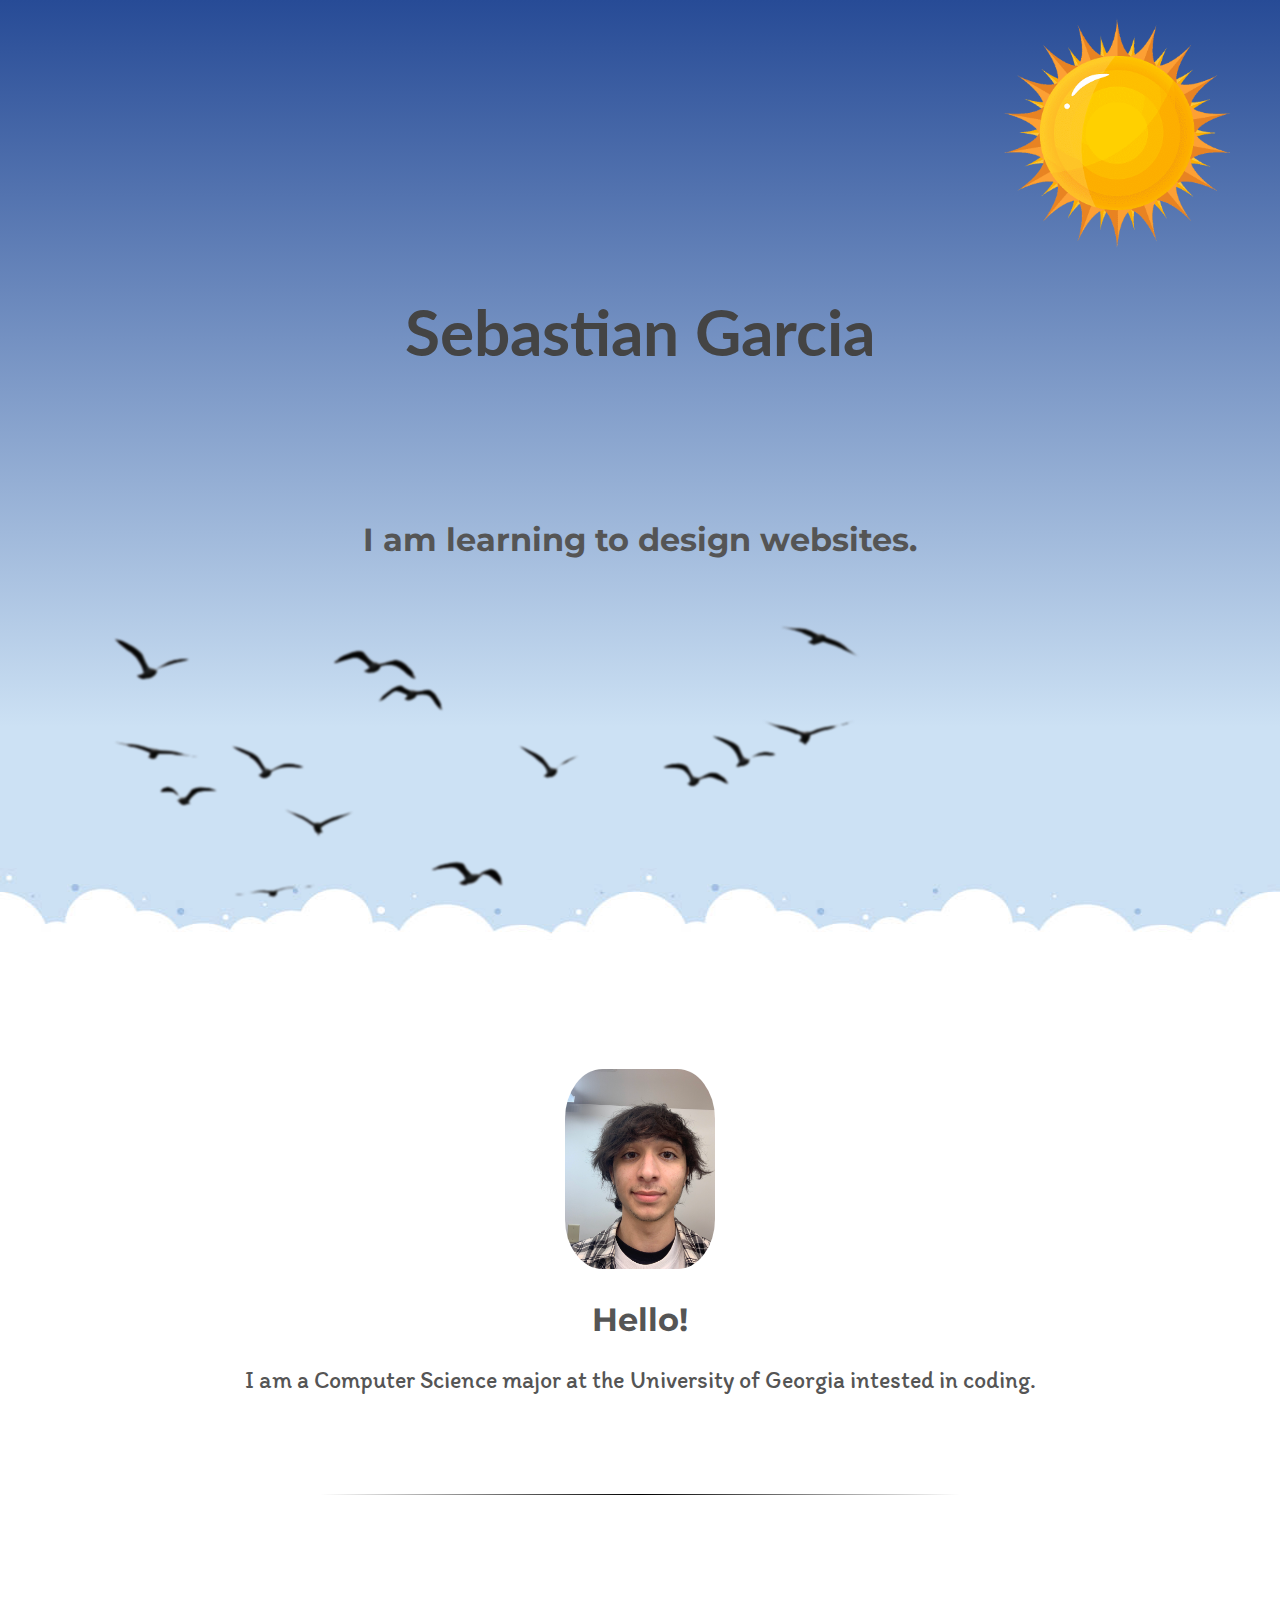
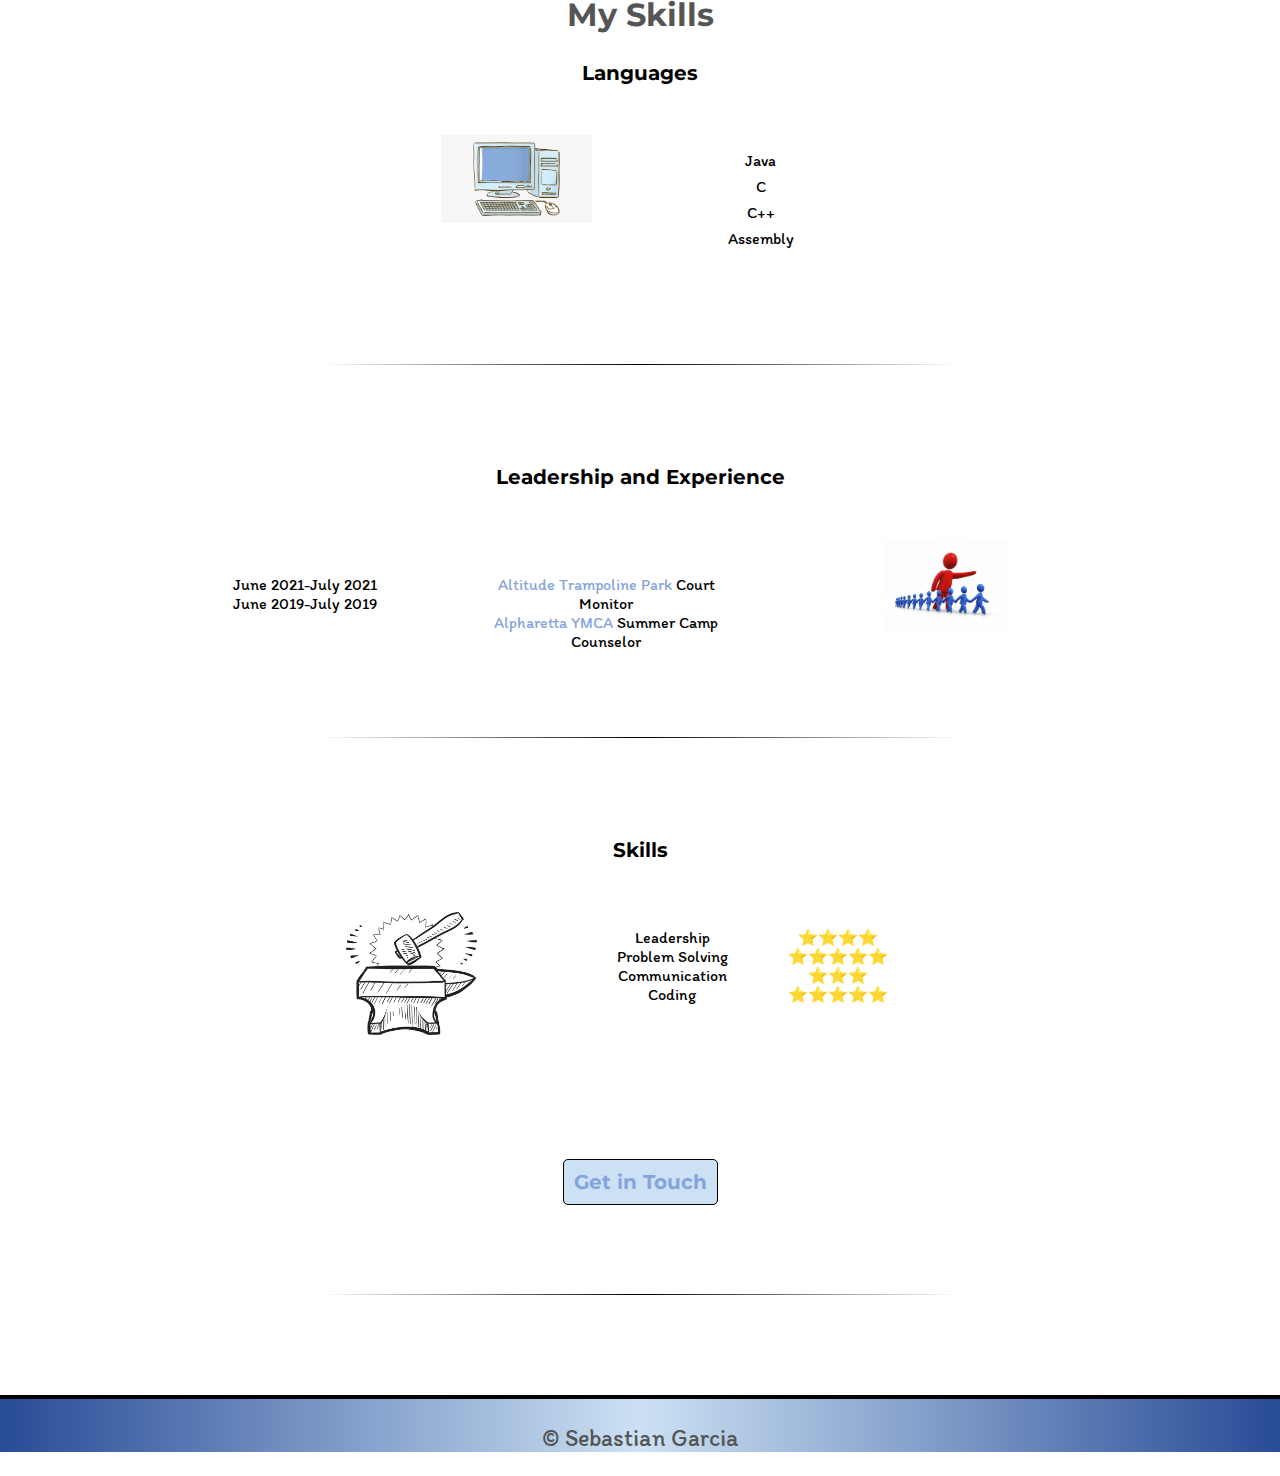
<file: index.html>
<!DOCTYPE html>
<html lang="en">
<head>
    <meta charset="utf-8">
    <link rel="icon" href="/favicon.ico">
    <title>Sebastian Garcia</title>
    <meta name="description" content="The homepage for Sebastian Garcia">
    <link rel="stylesheet" href="css/styles.css">
    <link rel="preconnect" href="https://fonts.googleapis.com">
    <link rel="preconnect" href="https://fonts.gstatic.com" crossorigin>
    <link href="https://fonts.googleapis.com/css2?family=Itim&family=Lato:wght@300&family=Montserrat:wght@100&display=swap" rel="stylesheet">
</head>

<body>
    <div class="top">
        <h1>Sebastian Garcia</h1>
        <h2>I am learning to design websites.</h2>
        <img src="images/clouds.jpg" alt="clouds" class="clouds1">
        <img src="images/clouds.jpg" alt="clouds" class="clouds2">
        <!--<img src="images/sun (1).png" alt="sun" class="sunimage">-->
        <img src="images/birds.png" alt="birds" class="birds">
        <img src="images/sun.png" alt="sun" class="sun">
        
    </div>

    <div class="middle">
        <img src="images/Headshot.jpg" alt="Sebastian Headshot" width="150px" class="headshot">
        <h2>Hello!</h2>
        <p>I am a Computer Science major at the University of Georgia intested in coding.</p>
        <hr>
        <h2>My Skills</h2>
        <h3>Languages</h3>
        <div class="language row">
            <div class="column left">
                <img src="images/computer.png" alt="computer" class="computer">
            </div>
            <div class="column right">
                <ul>
                    <li>Java</li>
                    <li>C</li>
                    <li>C++</li>
                    <li>Assembly</li>
                </ul>
            </div>
        </div>
        <hr>
        <h3>Leadership and Experience</h3>
        <div class="row leadership">
            <div class="column left2 dl">
                <dl>
                    <div class="column left">
                        <dt>June 2021-July 2021</dt>
                        <dt>June 2019-July 2019</dt>
                    </div>
                    <div class="column right">
                        <dd><a href="https://www.altitudetrampolinepark.com/locations/east-cobb">Altitude Trampoline Park</a> Court Monitor</dd>
                        <dd><a href="https://ymcaatlanta.org/locations/ed-isaksonalpharetta-family-ymca">Alpharetta YMCA</a> Summer Camp Counselor</dd>
                    </div>
                    
                </dl>
            </div>
            <div class="column right2">
                <img src="images/Leadership Moment.jpg" alt="leader" class="leader">
            </div>
        </div>
        <hr>
        <h3>Skills</h3>
        <div class="row2">
            <div class="left">
                <img src="images/hammer.jpg" alt="Hammer" class="hammer">
            </div>
            <div class="column2">
                <dl>
                    <div class="column left">
                        <dt>Leadership</dt>
                        <dt>Problem Solving</dt>
                        <dt>Communication</dt>
                        <dt>Coding</dt>
                    </div>
                    <div class="column right">
                        <dd>⭐⭐⭐⭐</dd>
                        <dd>⭐⭐⭐⭐⭐</dd>
                        <dd>⭐⭐⭐</dd>
                        <dd>⭐⭐⭐⭐⭐</dd>
                    </div>
                </dl>
            </div>
        </div>
        <h3><a href="content.html" class="button">Get in Touch</a></h3>
        <hr>
    </div>

    <div class="bottom">
        <p> &#169; Sebastian Garcia</p>
    </div>
</body>
</html>
</file>
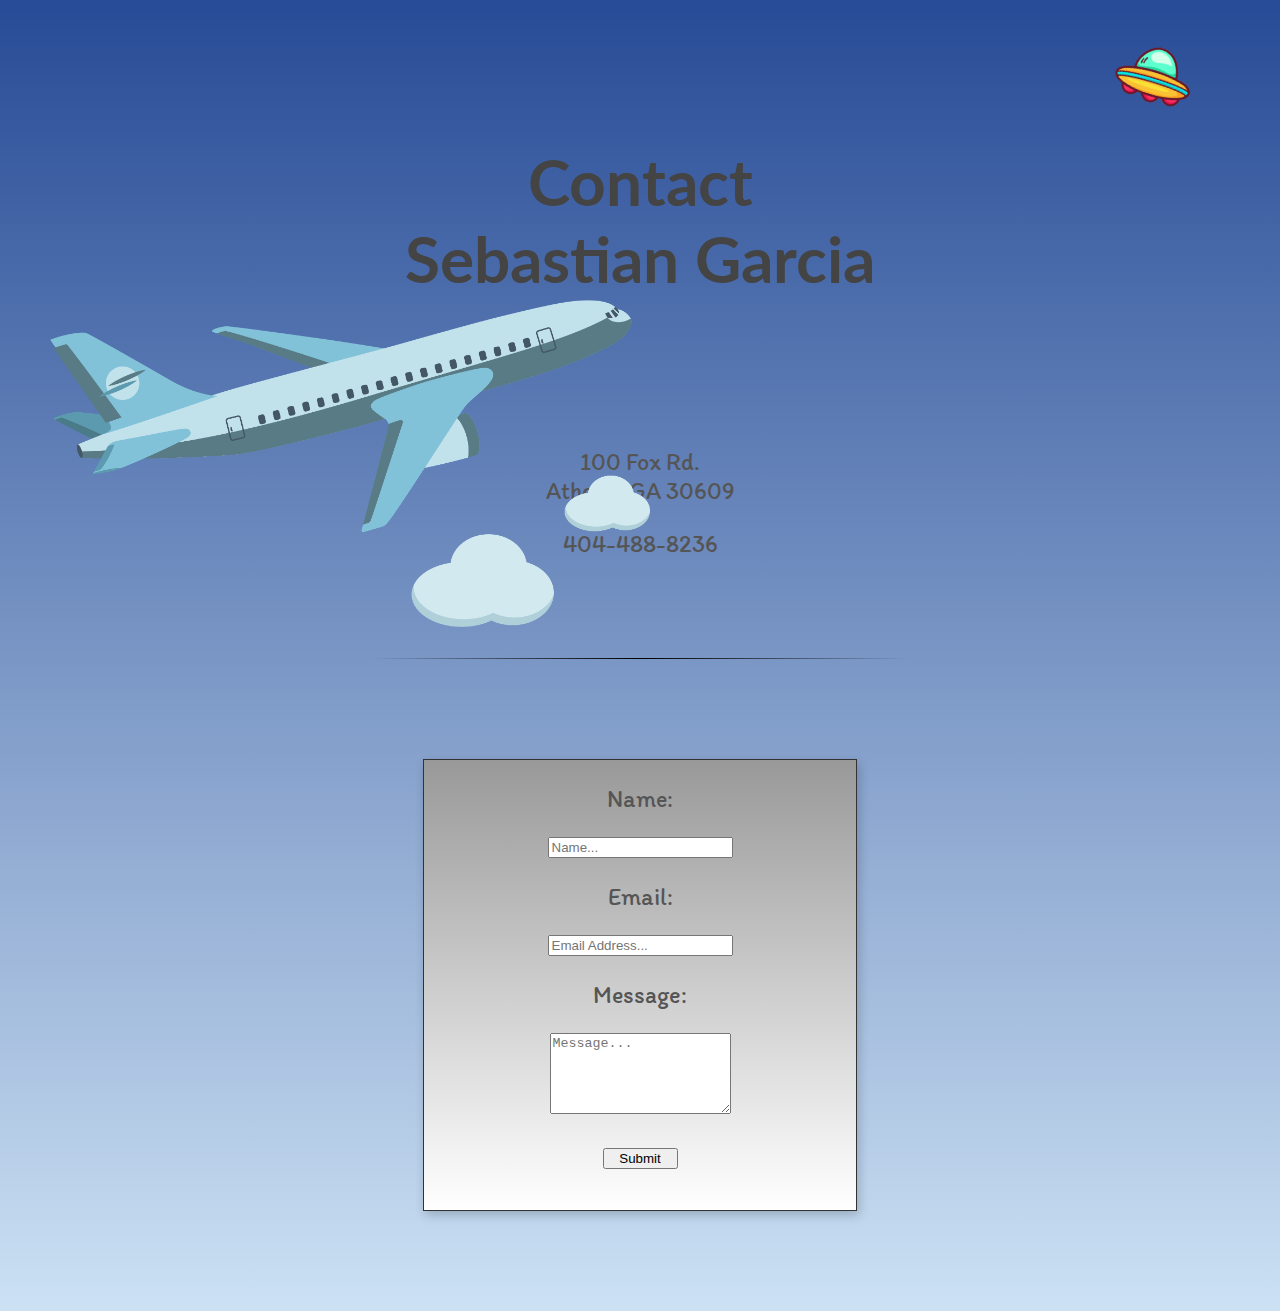
<file: content.html>
<!DOCTYPE html>
<html lang="en">
<head>
    <meta charset="utf-8">
    <link rel="icon" href="/favicon.ico">
    <title>Contact Sebastian Garcia</title>
    <meta name="description" content="Ways to contact Sebastian Garcia">
    <link rel="stylesheet" href="css/styles.css">
    <link rel="preconnect" href="https://fonts.googleapis.com">
    <link rel="preconnect" href="https://fonts.gstatic.com" crossorigin>
    <link href="https://fonts.googleapis.com/css2?family=Itim&family=Lato:wght@300&family=Montserrat:wght@100&display=swap" rel="stylesheet">
</head>

<body>
    <div class="contact">
        <h1>Contact<br> Sebastian Garcia</h1>
        <p>100 Fox Rd.<br> Athens, GA 30609</p>
        <p>404-488-8236</p>
        <hr>
        <div class="card">
            <img src="images/plane.png" alt="plane" class="plane">
            <img src="images/ufo.png" alt="ufo" class="ufo">
            <img src="images/birds2.png" alt="birds" class="birds2">
            <form action="mailto:sag44402@uga.edu" method="post">
                <label><p>Name:</p></label>
                <input type="text" name="Name" placeholder="Name..."> <br>
                <label><p>Email:</p></label>
                <input type="email" name="email" placeholder="Email Address..."> <br>
                <label><p>Message:</p></label>
                <textarea name="message" placeholder="Message..."></textarea> <br>
                <input type="submit" class="submit">
            </form>
        </div>
    </div>
</body>
</html>
</file>
<file: css/styles.css>
body{
    margin: 0;
    text-align: center;
    font-family: 'Itim', cursive;
}

.top{
    background-image: linear-gradient(rgb(39,75,150), rgb(204,225,244) 75%);
    width: 100%;
    height: 719px;
    padding: 250px 0 0 0;
    margin-bottom: 100px;
}

h1{
    font-family: 'Lato', sans-serif;
    color: #444;
    font-size: 4em;
    margin-bottom: 150px;
}

h2{
    font-family: 'Montserrat', sans-serif;
    color: #555;
    font-size: 2em;
}

h3{
    font-family: 'Montserrat', sans-serif;
    font-size: 1.25em;
    clear: left;
}

.clouds1{
    position: absolute;
    top: 740px;
    left: 0px;
    height: 229px;
    width: 50%;
}

.clouds2{
    position: absolute;
    top: 740px;
    left: 50%;
    height: 229px;
    width: 50%;
}

.birds{
    position: absolute;
    top: 450px;
    left: 50px;
    filter: blur(1px);
}

.sun{
    position: absolute;
    top: 10px;
    left: 75%;
    width: 25%;
}

.headshot{
    border-radius: 25%;
}

.middle{
    text-align: center;
}

.row{
    width: 35%;
    margin: 50px auto;
}

.row2{
    width: 65%;
    margin: 50px auto;
    padding-bottom: 100px;
}

.leadership{
    width: 80%;
}

.column{
    display: inline-block;
}

.column2{
    width: 35%;
    display: inline-block;
    padding-right: 150px;
}

.left{
    float: left;
    width: 45%;
}

.left2{
    float: left;
    width: 55%;
    padding-left: 50px;
}

.right{
    width: 55%;
}

.right2{
    width: 35%;
}

.computer{
    position: relative;
    width: 75%;
}

.leader{
    position: relative;
    width: 35%;
}

.hammer{
    width: 35%;
}

ul{
    list-style: none;
}

li{
    margin: 7px;
    font-family: 'Itim', cursive; 
}

.dl{
    padding-top: 20px;
}

a{
    text-decoration: none;
    transition: 0.5s;
}

a:link, a:visited{
    color: rgb(133, 164, 221);
}

a:hover, a:active{
    color: rgb(4, 28, 73);
}

hr{
    height: 1px;
    background-image: linear-gradient(to right, transparent 25%, black 50% , transparent 75%);
    margin: 100px auto;
    border: 0;
}

.bottom{
    background-image: linear-gradient(to right, rgb(39,75,150),rgb(204,225,244), rgb(39,75,150));
    border-top: 4px solid black;
}

.button{
    margin: 10px;
    padding: 10px;
    border-radius: 5px;
    border: 1px solid black;
}

.button:link, .button:visited{
    background-color: rgb(204,225,244);
}

.button:hover, .button:active{
    background-color: rgb(39,75,150);
    box-shadow: 0 8px 16px 0 rgba(0,0,0,0.2);
}

.contact{
    /*alternative background-image: linear-gradient(rgb(16,11,56), rgb(27,25,86), rgb(44,37,114), rgb(71,43,116), rgb(92,46,74));*/
    background-image: linear-gradient(rgb(39,75,150),rgb(204,225,244));
    padding: 100px;
}

p{
    font-family: 'Itim', cursive;
    color: #555;
    font-size: 1.5em;
    z-index: 2;
}

.plane{
    position: absolute;
    top: 300px;
    left: 50px;
    width: 600px;
}

.ufo{
    position: absolute;
    top: 25px;
    right: 75px;
    width: 100px;
    transform: rotate(17deg);
}

.birds2{
    position: absolute;
    top: 1000px;
    left: 1300px;
    filter: blur(1px);
    width: 500px;
}

.card{
    box-shadow: 2px 4px 10px 0 rgba(0,0,0,0.2);
    transition: 0.3s;
    width: 40%;
    height: 450px;
    margin: 0 auto;
    border: 1px solid #333;
    background-image: linear-gradient( #999, #fff);
}

.card:hover {
    box-shadow: 0 8px 16px 0 rgba(0,0,0,0.5);
}

label{
    display: block;
    margin: 20px auto 20px auto;
}

textarea{
    height: 75px;
}

.submit{
    margin-top: 30px;
    width: 75px;
}
</file>
